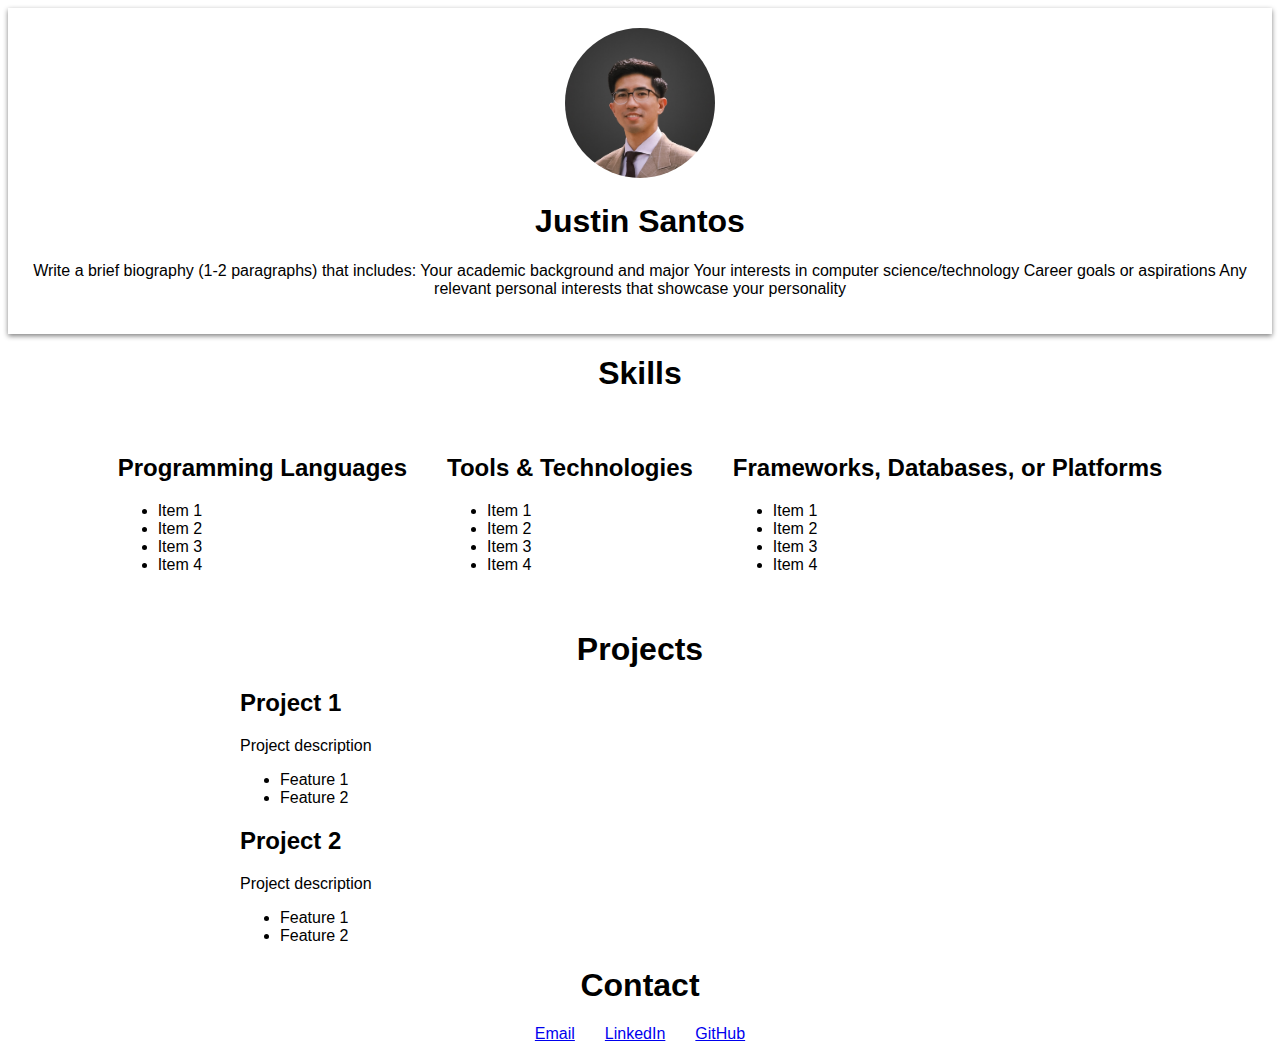
<file: assignments/2/index.html>
<!DOCTYPE html>
<html lang="en">
<head>
    <meta charset="UTF-8">
    <title>Justin Santos</title>
    <style>
        body {
            font-family: Arial, sans-serif;
            text-align: center;
        }

        .profile {
            padding: 20px;
            background-color: #fff;
            box-shadow: 0 2px 5px gray;
        }

        .profile img {
            width: 150px;
            height: 150px;
            border-radius: 50%;
        }

        .skills-container {
            display: flex;
            justify-content: center;
        }

        .skills-column {
            margin: 20px;
            text-align: left;
        }

        .projects-section {
            margin: 20px auto;
            width: 80%;
            max-width: 800px;
            text-align: left;
        }

        .projects-section h1 {
            text-align: center;
        }

        .contact-links {
            display: flex;
            justify-content: center;
            margin: 20px;
        }

        .contact-links a {
            margin: 0 15px;
        }
    </style>
</head>
<body>

<!-- 1. About Me / Bio -->
<div class="profile">
    <img src="images/portrait.jpg" alt="My Photo">
    <h1>Justin Santos</h1>
    <p>Write a brief biography (1-2 paragraphs) that includes:
        Your academic background and major
        Your interests in computer science/technology
        Career goals or aspirations
        Any relevant personal interests that showcase your personality
    </p>
</div>

<!-- 2. Skills -->
<h1>Skills</h1>
<div class="skills-container">
    <div class="skills-column">
        <h2>Programming Languages</h2>
        <ul>
            <!-- TODO Insert list items-->
            <li>Item 1</li>
            <li>Item 2</li>
            <li>Item 3</li>
            <li>Item 4</li>
        </ul>
    </div>
    <div class="skills-column">
        <h2>Tools & Technologies</h2>
        <ul>
            <!-- TODO Insert list items-->
            <li>Item 1</li>
            <li>Item 2</li>
            <li>Item 3</li>
            <li>Item 4</li>
        </ul>
    </div>
    <div class="skills-column">
        <h2>Frameworks, Databases, or Platforms</h2>
        <ul>
            <!-- TODO Insert list items-->
            <li>Item 1</li>
            <li>Item 2</li>
            <li>Item 3</li>
            <li>Item 4</li>
        </ul>
    </div>
</div>

<!-- 3. Projects -->
<div class="projects-section">
    <h1>Projects</h1>
    <div class="project">
        <h2>Project 1</h2>
        <!-- TODO Insert github link-->
        <p>Project description</p>
        <ul>
            <li>Feature 1</li>
            <li>Feature 2</li>
        </ul>
    </div>

    <div class="project">
        <h2>Project 2</h2>
        <!-- TODO Insert github link-->
        <p>Project description</p>
        <ul>
            <li>Feature 1</li>
            <li>Feature 2</li>
        </ul>
    </div>
</div>

<!-- 4. Contact -->
<h1>Contact</h1>
<div class="contact-links">
    <a href="jasant753@gmail.com">Email</a>
    <a href="https://www.linkedin.com/in/justin-santos-485974216/">LinkedIn</a>
    <a href="https://github.com/jasant753">GitHub</a>
</div>

</body>
</html>
</file>
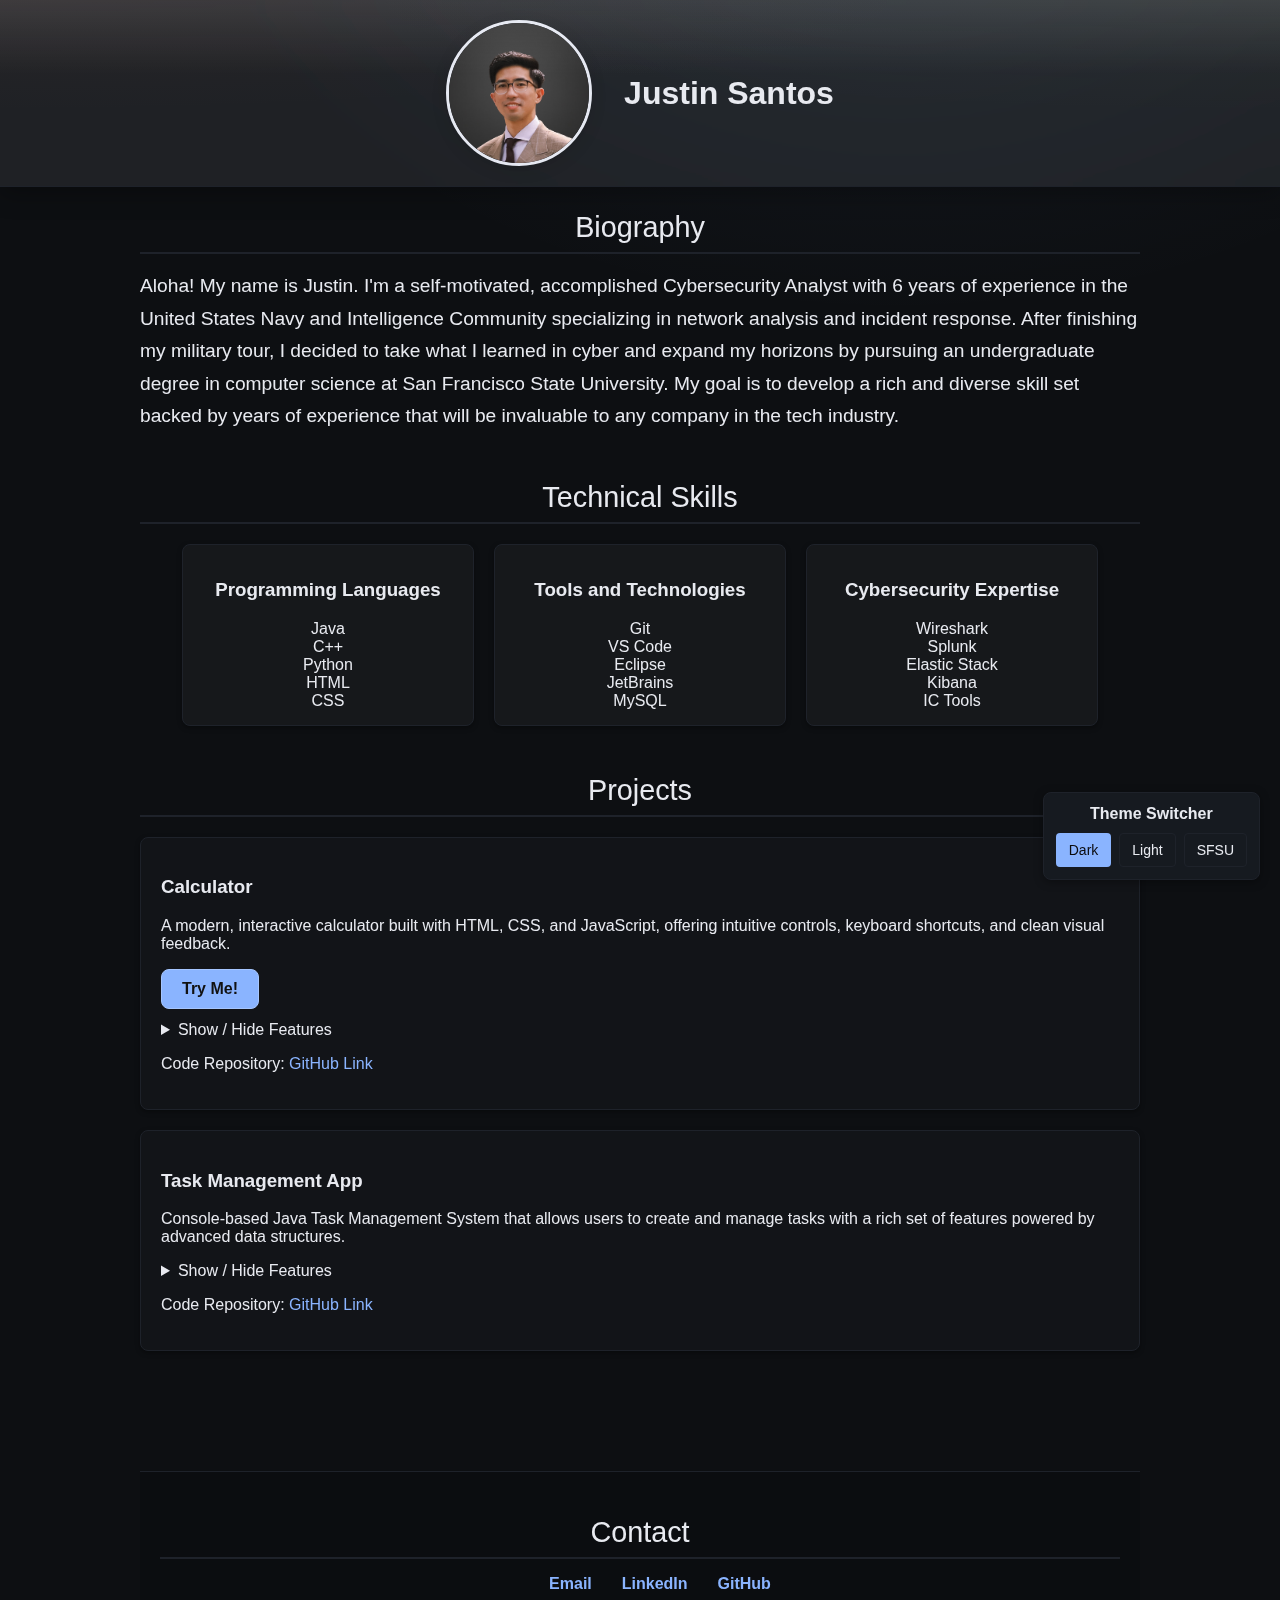
<file: assignments/4/index.html>
<!DOCTYPE html>
<html lang="en">
<head>
    <meta charset="UTF-8">
    <title>Justin Santos</title>
    <link id="css-theme" rel="stylesheet" href="styles/styles.css">
</head>

<body class="site" data-theme="default">

<header class="site-header">
    <div class="container header-inner">
        <img class="avatar" src="images/portrait.jpg" alt="My Photo">
        <div class="title-group">
            <h1 class="site-title">Justin Santos</h1>
        </div>
    </div>
</header>

<main class="site-main">
    <div class="container">
        <section id="bio" class="section bio">
            <h2 class="section-title">Biography</h2>
            <p class="section-text">
                Aloha! My name is Justin. I'm a self-motivated, accomplished Cybersecurity Analyst with 6 years of
                experience in the United States Navy and Intelligence Community specializing in network analysis and
                incident response. After finishing my military tour, I decided to take what I learned in cyber and
                expand my horizons by pursuing an undergraduate degree in computer science at San Francisco State
                University. My goal is to develop a rich and diverse skill set backed by years of experience that will
                be invaluable to any company in the tech industry.
            </p>
        </section>

        <section id="skills" class="section skills">
            <h2 class="section-title">Technical Skills</h2>

            <div class="skills-grid">
                <div class="skill-group">
                    <h3 class="skill-title">Programming Languages</h3>
                    <ul class="list">
                        <li class="list-item">Java</li>
                        <li class="list-item">C++</li>
                        <li class="list-item">Python</li>
                        <li class="list-item">HTML</li>
                        <li class="list-item">CSS</li>
                    </ul>
                </div>

                <div class="skill-group">
                    <h3 class="skill-title">Tools and Technologies</h3>
                    <ul class="list">
                        <li class="list-item">Git</li>
                        <li class="list-item">VS Code</li>
                        <li class="list-item">Eclipse</li>
                        <li class="list-item">JetBrains</li>
                        <li class="list-item">MySQL</li>
                    </ul>
                </div>

                <div class="skill-group">
                    <h3 class="skill-title">Cybersecurity Expertise</h3>
                    <ul class="list">
                        <li class="list-item">Wireshark</li>
                        <li class="list-item">Splunk</li>
                        <li class="list-item">Elastic Stack</li>
                        <li class="list-item">Kibana</li>
                        <li class="list-item">IC Tools</li>
                    </ul>
                </div>
            </div>
        </section>

        <section id="projects" class="section projects">
            <h2 class="section-title">Projects</h2>

            <article class="project">
                <h3 class="project-title">Calculator</h3>
                <p class="project-summary">
                    A modern, interactive calculator built with HTML, CSS, and JavaScript, offering intuitive controls,
                    keyboard shortcuts, and clean visual feedback.
                </p>
                <a href="calculator.html" class="calc-btn">Try Me!</a>
                <details class="project-details">
                    <summary>Show / Hide Features</summary>
                    <ul class="list">
                        <li><b>Core Calculator Functions:</b> Supports chained operations with +, −, ×, ÷, decimals,
                            clear, backspace, plus/minus toggle, percent, and equals, with basic error handling for
                            invalid results.
                        </li>
                        <li><b>Smart Expression Handling:</b> Builds an expression string, tracks operators with a
                            <code>Set</code>, replaces consecutive operators, prevents extra decimals per operand, and
                            cleans up lone operator edge cases.
                        </li>
                        <li><b>Keyboard Support:</b> Maps keys (0–9, +, −, *, /, ., =/Enter, Backspace, Delete, Esc, %,
                            P/p) to their respective buttons, triggering the same logic as mouse clicks and preventing
                            default browser behavior.
                        </li>
                        <li><b>Animated Button Feedback:</b> Clicks trigger a glow-pulse underglow animation on buttons
                            using a reusable <code>.glow-pulse</code> class and <code>@keyframes</code> for a polished,
                            interactive feel.
                        </li>
                    </ul>
                </details>

                <p class="project-links">
                    Code Repository:
                    <a class="link" href="https://github.com/jasant753/CSC317/blob/main/assignments/4/calculator.html">GitHub Link</a>
                </p>
            </article>

            <article class="project">
                <h3 class="project-title">Task Management App</h3>
                <p class="project-summary">
                    Console-based Java Task Management System that allows users to create and manage tasks with a rich
                    set of features powered by advanced data structures.
                </p>

                <details class="project-details">
                    <summary>Show / Hide Features</summary>
                    <ul class="list">
                        <li><b>Multi-User System:</b> Register and switch users, with each user’s tasks stored
                            separately using HashMap and HashSet.
                        </li>
                        <li><b>Comprehensive Task Management:</b> Create tasks with title, category, description, due
                            date, priority, recurrence, and optional dependencies.
                        </li>
                        <li><b>Advanced Data Structures:</b> Includes linked lists (tasks, history, recurring), stack
                            for undo/redo, BST for sorted tasks, heaps and priority queue for urgency, and a directed
                            graph for task dependencies.
                        </li>
                        <li><b>Dependency Handling:</b> Add dependent tasks with automatic cycle detection (DFS) to
                            prevent circular references.
                        </li>
                        <li><b>Reporting:</b> Export all tasks, recurring tasks, dependency graph, and priority queue
                            into a user-specific .txt report.
                        </li>
                    </ul>
                </details>

                <p class="project-links">
                    Code Repository:
                    <a class="link" href="https://github.com/jasant753/CSC220/tree/main/TaskManagerApp">GitHub Link</a>
                </p>
            </article>
        </section>
    </div>
</main>

<footer class="site-footer">
    <div class="container">
        <h2 class="section-title">Contact</h2>
        <ul class="contact-list list">
            <li class="list-item">
                <a class="link" href="mailto:jasant753@gmail.com">Email</a>
            </li>
            <li class="list-item">
                <a class="link" href="www.linkedin.com/in/justin-santos-485974216">LinkedIn</a>
            </li>
            <li class="list-item">
                <a class="link" href="https://github.com/jasant753">GitHub</a>
            </li>
        </ul>
    </div>
</footer>

<div class="theme-switcher">
    <h3>Theme Switcher</h3>
    <div class="theme-buttons">
        <button class="theme-button" data-theme="Dark-theme">Dark</button>
        <button class="theme-button" data-theme="Light-theme">Light</button>
        <button class="theme-button" data-theme="SFSU-theme">SFSU</button>
    </div>
</div>
<script src="scripts/switcher.js"></script>
</body>
</html>
</file>
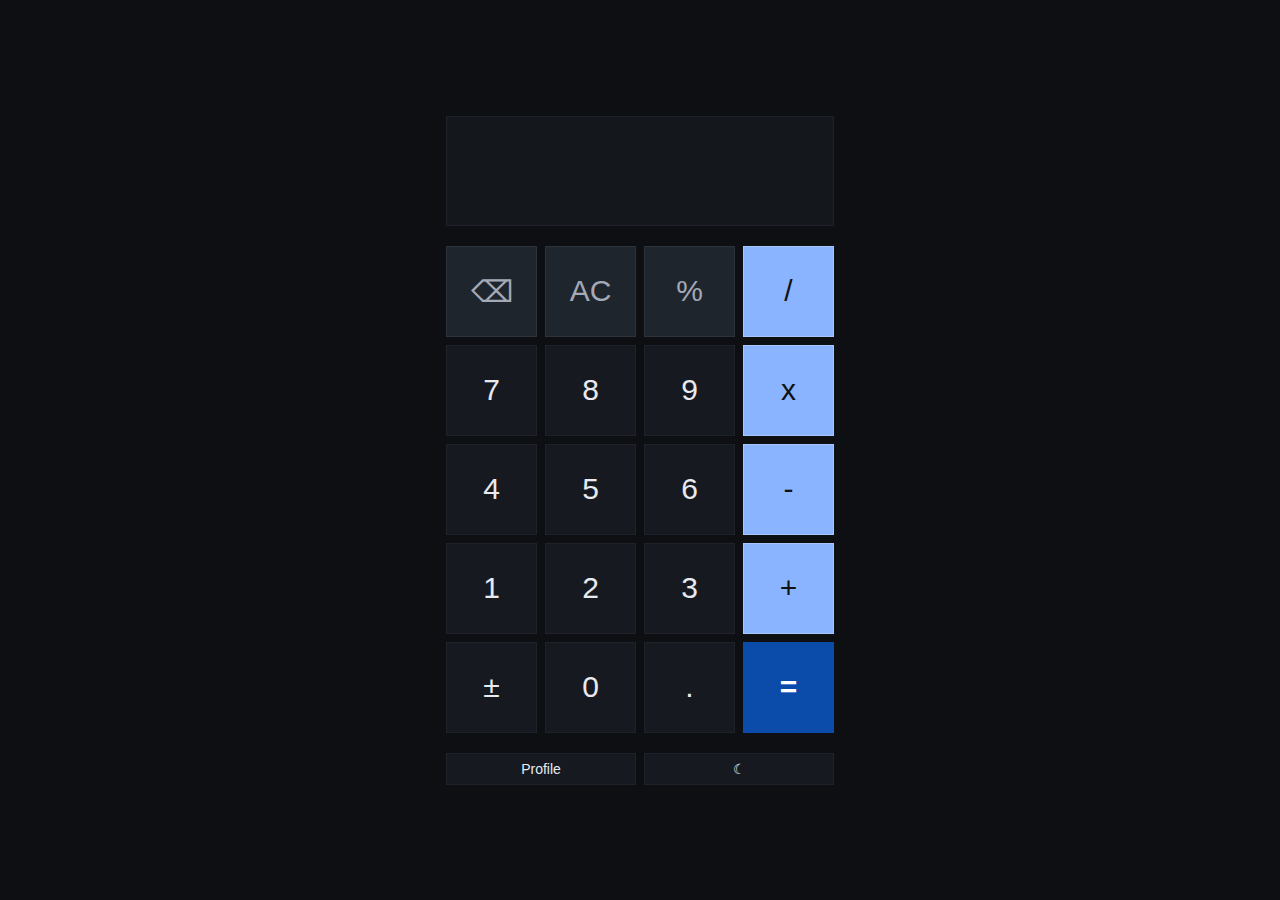
<file: assignments/4/calculator.html>
<!DOCTYPE html>
<html lang="en">
<head>
    <meta charset="UTF-8">
    <title>Assignment 4 Calculator</title>
    <link rel="stylesheet" href="styles/calculator.css">
</head>

<body>

<div class="calculator">
    <label for="display" class="hidden">Calculator display</label>
    <input type="text" id="display" readonly>

    <div class="keypad">
        <button id="backspace">⌫</button>
        <button id="clear">AC</button>
        <button id="percent">%</button>
        <button id="divide">/</button>

        <button id="btn7">7</button>
        <button id="btn8">8</button>
        <button id="btn9">9</button>
        <button id="multiply">x</button>

        <button id="btn4">4</button>
        <button id="btn5">5</button>
        <button id="btn6">6</button>
        <button id="subtract">-</button>

        <button id="btn1">1</button>
        <button id="btn2">2</button>
        <button id="btn3">3</button>
        <button id="add">+</button>

        <button id="plusMinus">±</button>
        <button id="btn0">0</button>
        <button id="decimal">.</button>
        <button id="equals">=</button>
    </div>
    <div class="calc-menu">
        <button id="profileBtn" class="menu-btn">Profile</button>
        <button id="themeToggle" class="menu-btn" aria-label="Toggle light/dark mode">☾</button>
    </div>

    <script src="scripts/script.js"></script>
</div>
</body>
</html>
</file>
<file: assignments/4/styles/styles.css>
:root {
    --bg: #0d0f12;
    --text: #e8eaf0;
    --muted: #a3a9b6;
    --card: #ffffff;
    --card-ink: #0e1013;
    --card-contrast: #0b0b0d;
    --border: #1e222a;
    --accent: #8ab4ff;
    --accent-hover: #a5c6ff;
    --button-bg: #161a20;
    --button-hover: #1d222a;
    --footer-bg: #0b0d10;
    --project-bg: #121418;
}

body.light-theme {
    --bg: #f6f7f7;
    --text: #111111;
    --muted: #555555;
    --card: #ffffff;
    --card-ink: #111111;
    --card-contrast: #e0e0e0;
    --border: rgba(0, 0, 0, 0.15);
    --accent: #00937a;
    --accent-hover: #00b894;
    --button-bg: #fafafa;
    --button-hover: #ececec;
    --footer-bg: #e8e8e8;
    --project-bg: #f1f1f1;
}

body.sfsu-theme {
    --bg: #1a1029;
    --text: #f4eaff;
    --muted: #d0b8e8;
    --card: #241436;
    --card-ink: #f4eaff;
    --card-contrast: #150b22;
    --border: #3e2a5c;
    --accent: #f6c453;
    --accent-hover: #ffdd88;
    --button-bg: #2a1844;
    --button-hover: #351f59;
    --footer-bg: #160b28;
    --project-bg: #190f2d;
}

body {
    font-family: Arial, sans-serif;
    text-align: center;
    max-width: 1000px;
    margin: 0 auto;
    padding: 0 20px;
}

body.site {
    background: radial-gradient(1200px 800px at 70% -10%, rgba(138, 180, 255, .08), transparent 60%), var(--bg);
    color: var(--text);
}

.site-header {
    position: sticky;
    top: 0;
    z-index: 100;

    margin-left: calc(50% - 50vw);
    margin-right: calc(50% - 50vw);
    width: 100vw;

    background: radial-gradient(120% 100% at 0% 0%, rgba(166, 95, 78, 0.06) 0%, transparent 60%),
    radial-gradient(120% 100% at 100% 0%, rgba(111, 125, 89, 0.07) 0%, transparent 60%),
    rgba(255, 255, 255, 0.08);
    backdrop-filter: blur(10px) saturate(120%);
    -webkit-backdrop-filter: blur(10px) saturate(120%);
    border-bottom: 1px solid var(--border);
    box-shadow: 0 6px 24px rgba(0, 0, 0, 0.3);

    padding: 20px 0;
    transition: background 0.3s ease, box-shadow 0.3s ease, border-color 0.3s ease;
}

.header-inner {
    display: flex;
    align-items: center;
    justify-content: center;
    gap: 2rem;
}

.header-inner img.avatar {
    flex-shrink: 0;
}

.title-group {
    display: flex;
    flex-direction: column;
    justify-content: center;
    align-items: flex-start;
    text-align: left;
    color: var(--text);
}

.site-header::before {
    content: "";
    position: absolute;
    inset: 0;
    background: linear-gradient(to bottom, rgba(255, 255, 255, 0.1), rgba(255, 255, 255, 0) 40%);
    pointer-events: none;
}

.site-header > * {
    max-width: 1000px;
    margin: 0 auto;
    padding: 0 20px;
}

.site-header.scrolled {
    background: radial-gradient(120% 100% at 0% 0%, rgba(166, 95, 78, 0.08) 0%, transparent 60%),
    radial-gradient(120% 100% at 100% 0%, rgba(111, 125, 89, 0.1) 0%, transparent 60%),
    rgba(255, 255, 255, 0.12);
    border-bottom-color: var(--border);
    box-shadow: 0 10px 28px rgba(0, 0, 0, 0.4);
}

.header-content {
    display: flex;
    align-items: center;
    justify-content: center;
    gap: 2rem;
    flex-wrap: wrap;
    max-width: 1000px;
    margin: 0 auto;
    padding: 0 20px;
    text-align: left;
}

.header-text h1 {
    font-size: 2rem;
    color: var(--text);
    margin: 0 0 0.5rem 0;
    font-weight: 600;
}

.header-text p {
    color: var(--muted);
    font-size: 1.1rem;
    margin: 0;
    line-height: 1.6;
    max-width: 55ch;
}

/* removed animation from assignment 3 */
.avatar {
    width: clamp(96px, 10vw + 60px, 140px);
    height: clamp(96px, 10vw + 60px, 140px);
    border-radius: 50%;
    display: block;
    border: 3px solid #e6e9f2;
    box-shadow: 0 4px 16px rgba(0, 0, 0, .12);
    background: #fff;
    object-fit: cover;
}

@keyframes float {
    0%, 100% {
        transform: translateY(0);
    }
    50% {
        transform: translateY(-6px);
    }
}

@media (max-width: 700px) {
    .header-content {
        flex-direction: column;
        text-align: center;
    }

    .header-text h1 {
        margin-top: 0.5rem;
    }
}

/* Added section title style from ai-2 */
.site-main {
    padding-bottom: 2rem;
}

.section {
    margin-bottom: 3rem;
}

.section-title {
    font-size: 1.8rem;
    text-align: center;
    color: var(--text);
    margin-bottom: 1rem;
    padding-bottom: 0.5rem;
    border-bottom: 2px solid var(--border);
    font-weight: 400;
}

.section-text {
    font-size: 1.2rem;
    line-height: 1.7;
    text-align: left;
    color: var(--text);
    margin: 0;
}

/* ===== Skills Section ===== */
.skills-grid {
    display: flex;
    justify-content: center;
    gap: 20px;
    flex-wrap: wrap;
    margin: 20px auto;
    max-width: 1000px;
}

.skill-group {
    background-color: rgba(255, 255, 255, .04);
    border: 1px solid var(--border);
    border-radius: 8px;
    padding: 15px 20px;
    min-width: 250px;
    box-shadow: 0 2px 5px rgba(0, 0, 0, 0.35);
    text-align: center;
    transition: transform 0.25s ease, box-shadow 0.25s ease, border-color .25s ease;
    color: var(--text);
}

.skill-group:hover {
    transform: translateY(-5px);
    box-shadow: 0 6px 16px rgba(0, 0, 0, 0.5);
    border-color: rgba(255, 255, 255, .3);
}

.skills-list,
.skills .list {
    list-style: none;
    padding: 0;
    margin: 0;
}

.skills-list {
    font-size: 1.2em;
    color: var(--text);
}

.projects {
    text-align: left;
}

.projects .section-title {
    text-align: center;
    margin-bottom: 20px;
}

.project {
    background-color: var(--project-bg);
    border: 1px solid var(--border);
    border-radius: 8px;
    padding: 20px;
    box-shadow: 0 2px 5px rgba(0, 0, 0, 0.35);
    margin-bottom: 20px;
    transition: transform 0.25s ease, box-shadow 0.25s ease, border-color .25s ease;
    color: var(--text);
}

.project:hover {
    transform: translateY(-5px);
    box-shadow: 0 6px 18px rgba(0, 0, 0, 0.55);
    border-color: #2b313c;
}

.project-list {
    text-align: left;
}
.project .list li {
    margin-bottom: 10px;
}

.site-footer {
    background-color: var(--footer-bg);
    padding: 20px;
    margin-top: 40px;
    border-top: 1px solid var(--border);
    text-align: center;
    color: var(--text);
}

.contact-list {
    display: flex;
    justify-content: center;
    gap: 30px;
    margin-bottom: 10px;
    text-decoration: none;
    font-weight: bold;
    list-style: none;
}

a,
a.link {
    color: var(--accent);
    text-decoration: none;
    transition: color 0.2s ease;
}

a:hover,
a:focus,
a.link:hover,
a.link:focus {
    color: var(--accent-hover);
    text-decoration: underline;
}

.theme-button {
    padding: 8px 12px;
    background-color: var(--button-bg);
    border: 1px solid var(--border);
    border-radius: 4px;
    cursor: pointer;
    font-size: 14px;
    transition: all 0.2s ease;
    color: var(--text);
}

.theme-button:hover {
    background-color: var(--button-hover);
    border-color: var(--accent);
    color: var(--accent-hover);
}

.theme-button.active {
    background-color: var(--accent);
    color: var(--card-contrast);
    border-color: transparent;
}

/* ===== Theme Switcher ===== */
.theme-switcher {
    position: fixed;
    bottom: 20px;
    right: 20px;
    background-color: var(--button-bg);
    border-radius: 8px;
    box-shadow: 0 2px 10px rgba(0, 0, 0, 0.35);
    padding: 12px;
    z-index: 1000;
    color: var(--text);
    border: 1px solid var(--border);
}

.theme-switcher h3 {
    margin-top: 0;
    margin-bottom: 10px;
    font-size: 16px;
    text-align: center;
    color: var(--text);
}

.theme-buttons {
    display: flex;
    gap: 8px;
    flex-wrap: wrap;
    justify-content: center;
}

.theme-button {
    padding: 8px 12px;
    background-color: var(--button-bg);
    border: 1px solid var(--border);
    border-radius: 4px;
    cursor: pointer;
    font-size: 14px;
    transition: all 0.2s ease;
    color: var(--text);
}

.theme-button:hover {
    background-color: var(--button-hover);
}

.theme-button.active {
    background-color: var(--accent);
    color: var(--card-contrast);
    border-color: transparent;
}

/* Calculator button */

.calc-btn {
    display: inline-block;
    padding: 10px 20px;
    background: var(--accent);
    color: #111;
    font-weight: 600;
    border-radius: 8px;
    text-decoration: none;
    border: 1px solid var(--accent-hover);
    transition: background 0.2s ease, transform 0.1s ease;
    margin-bottom: 12px;
}

.calc-btn:hover {
    background: var(--accent-hover);
}

.calc-btn:active {
    transform: scale(0.96);
}
</file>
<file: assignments/4/styles/calculator.css>
/* Default dark theme */
:root {
    --bgpage: #0d0f12;
    --text-main: #e8eaf0;
    --text-muted: #a3a9b6;
    --button-bg: #161a20;
    --button-hover: #1d222a;
    --border-thin: #1e222a;
    --accent: #8ab4ff;
    --accent-hover: #a5c6ff;
    --accent-equals: #0b4baa;
    --special-bg: #1f252d;
    --special-hover: #262d36;
    --accent-rgb: 138, 180, 255;
    --display-bg: #14171c;
    --display-text: #e8eaf0;
    --equals-text: #ffffff;
}

body.light-theme {
    --bgpage: #f6f7f7;
    --text-main: #111111;
    --text-muted: #555555;
    --button-bg: #fafafa;
    --button-hover: #ececec;
    --border-thin: rgba(0, 0, 0, 0.15);
    --special-bg: #e5e5e5;
    --special-hover: #dddddd;
    --accent: #00937a;
    --accent-hover: #00b894;
    --accent-equals: #007a63;
    --accent-rgb: 0, 184, 148;
    --display-bg: #ffffff;
    --display-text: #000000;
    --equals-text: #ffffff;
}

body.sfsu-theme {
    --bgpage: #1a1029;
    --text-main: #f4eaff;
    --text-muted: #d0b8e8;
    --button-bg: #25163a;
    --button-hover: #2f1e49;
    --border-thin: #3e2a5c;
    --special-bg: #2d1a47;
    --special-hover: #3a245c;
    --accent: #5b2e91;
    --accent-hover: #7438b8;
    --accent-equals: #f6c453;
    --equals-text: #000000;
    --accent-rgb: 255, 215, 80;
    --display-bg: #160b24;
    --display-text: #f4eaff;
}

body {
    font-family: Arial, sans-serif;
    background-color: var(--bgpage);
    margin: 0;
    min-height: 100vh;
    display: flex;
    justify-content: center;
    align-items: center;
}

.calculator {
    width: min(420px, 100vw); /* Set max width, shrink on small screens */
    padding: 16px;
    box-sizing: border-box;
    display: flex;
    flex-direction: column;
    gap: 12px;
    background: none;
    border: none;
    box-shadow: none;
}

#display {
    width: 100%;
    height: 110px;
    font-size: clamp(28px, 4vw, 40px); /* Responsive text size */
    text-align: right;
    padding: 12px;
    box-sizing: border-box;
    background: var(--display-bg);
    border: 1px solid var(--border-thin);
    color: var(--display-text);
}

.keypad {
    margin-top: 8px;
    display: grid;
    grid-template-columns: repeat(4, 1fr); /* 4 columns of buttons */
    gap: 8px;
}

/* Button Styling */

button {
    aspect-ratio: 1 / 1; /* Keeps buttons square ratio */
    width: 100%;
    height: auto;
    position: relative;
    font-size: 30px;
    cursor: pointer;
    border: 1px solid var(--border-thin);
    background: var(--button-bg);
    color: var(--text-main);
    outline: none;
    box-shadow: none;

    /* Animation speeds */
    transition: background 0.15s ease,
    border-color 0.15s ease,
    transform 0.08s ease,
    box-shadow 0.15s ease;
}

/* Lighten buttons on hover */

button:hover {
    background: var(--button-hover);
    border-color: var(--border-thin);
}

button:active {
    transform: scale(0.97);
}

/* Button color grouping */

#backspace,
#clear,
#percent {
    background: var(--special-bg);
    border-color: #2d333d;
    color: var(--text-muted);
}

#backspace:hover,
#clear:hover,
#percent:hover {
    background: var(--special-hover);
}

#add,
#subtract,
#multiply,
#divide {
    background: var(--accent);
    border-color: var(--accent-hover);
    color: #111;
}

#add:hover,
#subtract:hover,
#multiply:hover,
#divide:hover {
    background: var(--accent-hover);
}

#equals {
    background: var(--accent-equals);
    color: var(--equals-text);
    border-color: var(--accent-equals);
    font-weight: bold;
}

#equals:hover {
    background: var(--accent-hover);
    border-color: var(--accent-hover);
}

/* Menu buttons */

.calc-menu {
    display: flex;
    justify-content: flex-end;
    gap: 8px;
    margin-top: 8px;
}

.menu-btn {
    aspect-ratio: auto;
    height: 32px;
    padding: 0 10px;
    font-size: 14px;
}

/* Underglow effect */

button.glow-pulse {
    animation: glowFade 1.1s ease-out;
}

@keyframes glowFade {
    0% {
        box-shadow: 0 0 20px rgba(var(--accent-rgb), 0.95);
        transform: scale(1.04);
    }
    40% {
        box-shadow: 0 0 16px rgba(var(--accent-rgb), 0.75);
        transform: scale(1.02);
    }
    80% {
        box-shadow: 0 0 8px rgba(var(--accent-rgb), 0.35);
    }
    100% {
        box-shadow: 0 0 0 rgba(var(--accent-rgb), 0);
        transform: scale(1.0);
    }
}

/* Hide content for aesthetics */

.hidden {
    position: absolute;
    width: 1px;
    height: 1px;
    padding: 0;
    margin: -1px;
    overflow: hidden;
    clip: rect(0, 0, 0, 0);
    white-space: nowrap;
    border: 0;
}
</file>
